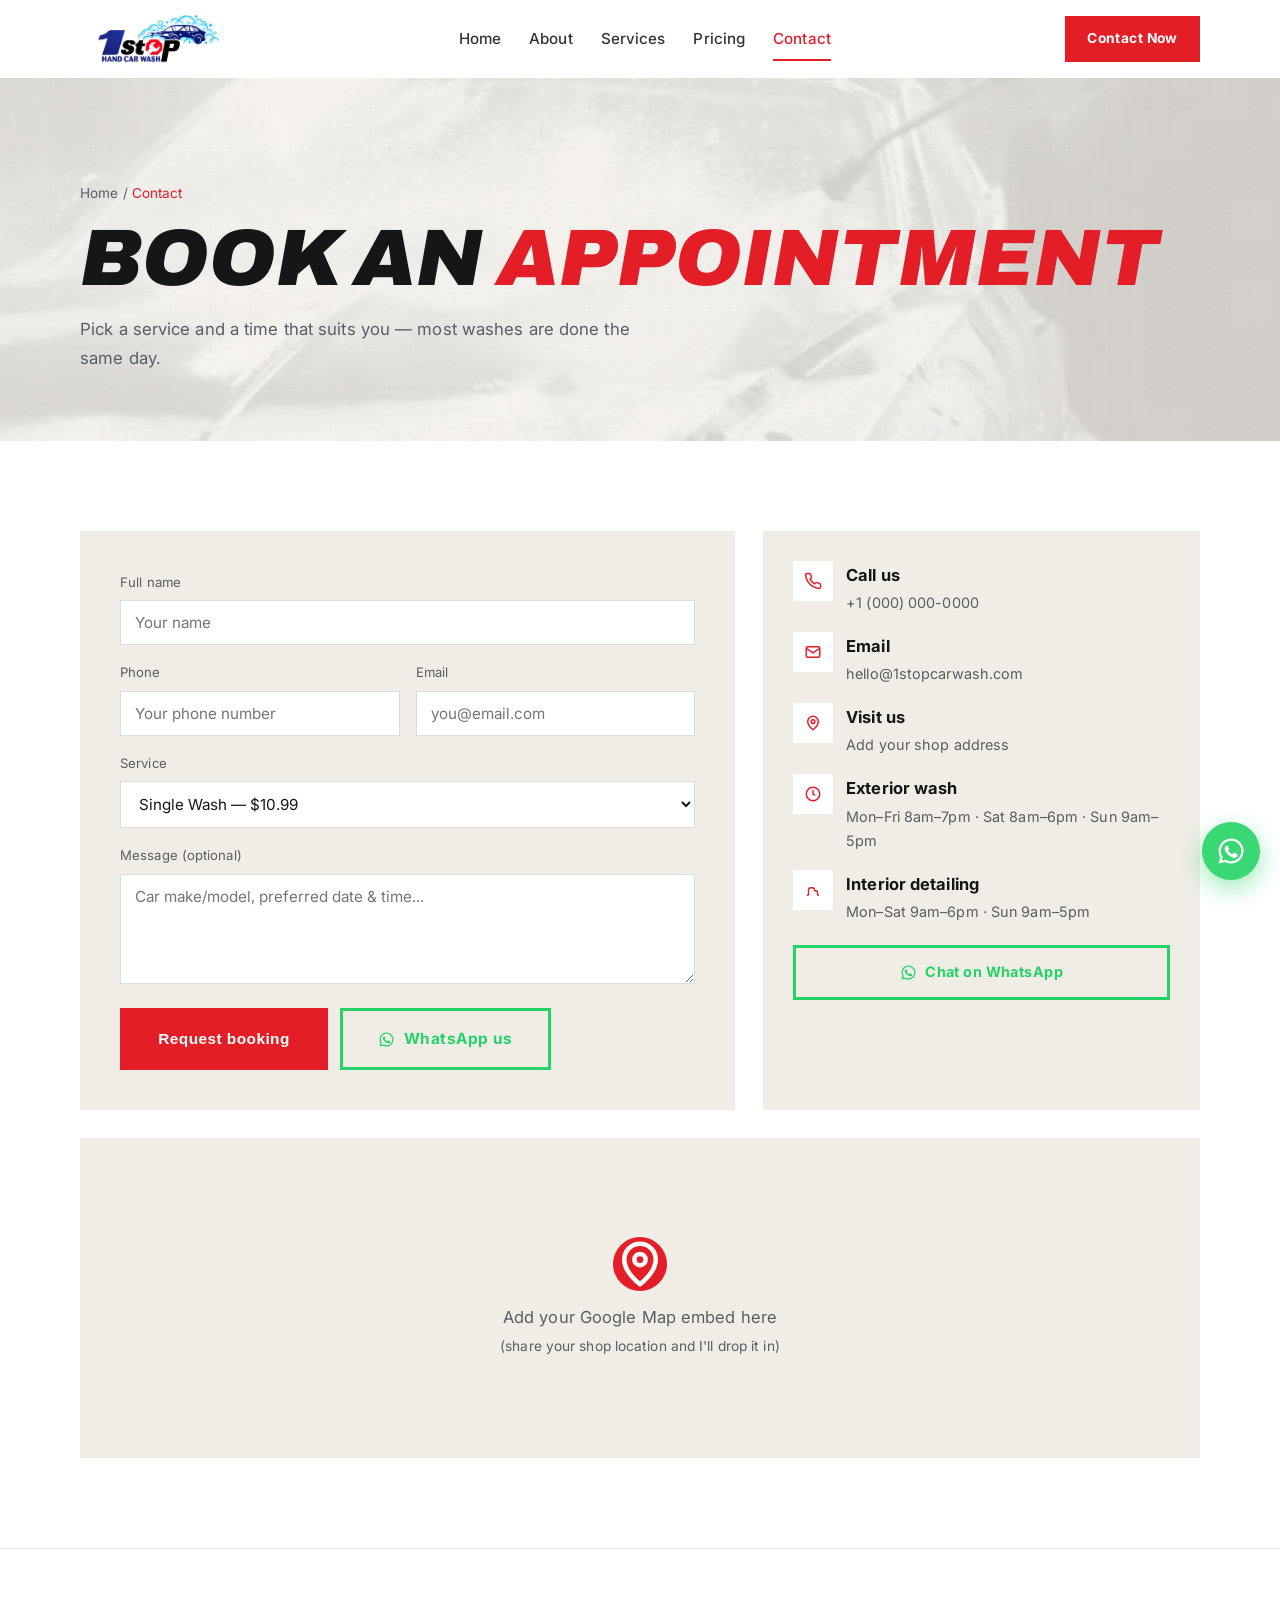
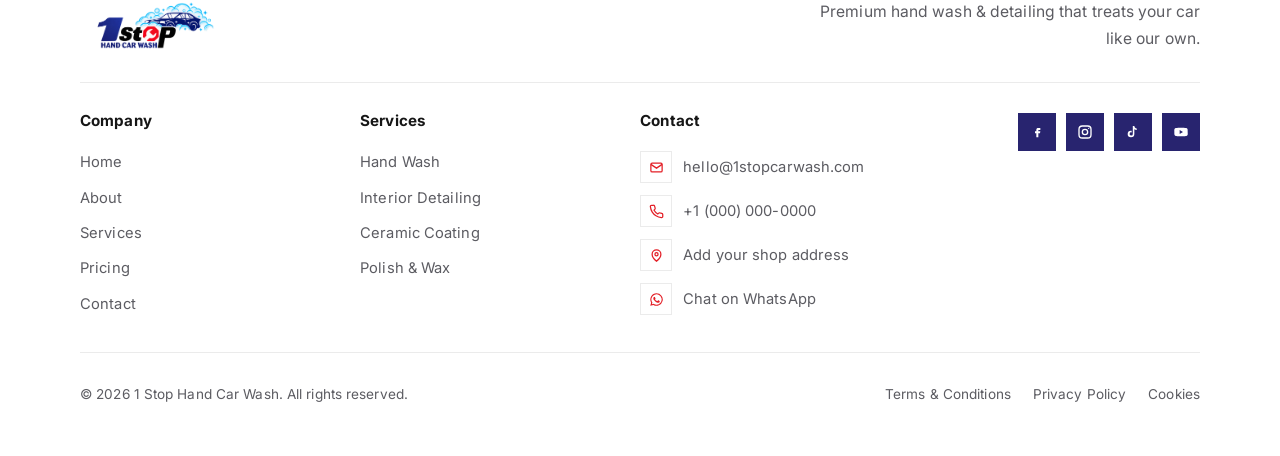
<file: contact.html>
<!DOCTYPE html><html lang="en"><head><meta charset="UTF-8">
<meta name="viewport" content="width=device-width, initial-scale=1, viewport-fit=cover">
<meta http-equiv="Cache-Control" content="no-cache, no-store, must-revalidate"><meta http-equiv="Pragma" content="no-cache"><meta http-equiv="Expires" content="0">
<title>Contact — 1 Stop Hand Car Wash</title>
<link rel="preconnect" href="https://fonts.googleapis.com"><link rel="preconnect" href="https://fonts.gstatic.com" crossorigin>
<link href="https://fonts.googleapis.com/css2?family=Archivo:ital,wght@0,600;0,700;0,800;0,900;1,800;1,900&family=Inter:wght@400;500;600;700&display=swap" rel="stylesheet"><link rel="stylesheet" href="assets/style.css"></head><body><header class="nav" id="nav"><div class="wrap">
<a class="brandlogo" href="index.html" aria-label="Home"><img src="[data-uri]" alt="1 Stop Hand Car Wash"></a>
<nav class="nav-links" id="navLinks"><a href="index.html">Home</a><a href="about.html">About</a><a href="services.html">Services</a><a href="pricing.html">Pricing</a><a href="contact.html" class="active">Contact</a></nav>
<div class="nav-right"><a class="btn btn-primary nav-cta" href="contact.html">Contact Now</a>
<button class="hamburger" id="hamburger" aria-label="Menu"><span></span><span></span><span></span></button></div>
</div></header><main>
<div class="phero"><div class="photo bg-foam"></div><div class="tex"></div><div class="wrap">
<div class="crumb reveal">Home / <span class="accent">Contact</span></div><h1 class="reveal">Book an <span class="accent">appointment</span></h1><p class="reveal d1">Pick a service and a time that suits you — most washes are done the same day.</p></div></div>
<div class="section"><div class="wrap"><div class="contact-grid">
  <div class="form reveal">
    <div class="form-ok" id="formOk">Thanks — your request has been noted. We'll call you shortly to confirm your booking.</div>
    <div class="field"><label for="f-name">Full name</label><input id="f-name" type="text" placeholder="Your name"></div>
    <div class="pair"><div class="field"><label for="f-phone">Phone</label><input id="f-phone" type="tel" placeholder="Your phone number"></div>
      <div class="field"><label for="f-email">Email</label><input id="f-email" type="email" placeholder="you@email.com"></div></div>
    <div class="field"><label for="f-svc">Service</label><select id="f-svc"><option>Single Wash — $10.99</option><option>Advanced Shine — $39.99/mo</option><option>Ultimate Touchless — $49.99/mo</option><option>Interior Detailing — $45</option><option>Ceramic Coating</option><option>Polish &amp; Wax — $60</option></select></div>
    <div class="field"><label for="f-msg">Message (optional)</label><textarea id="f-msg" placeholder="Car make/model, preferred date &amp; time..."></textarea></div>
    <div style="display:flex;gap:12px;flex-wrap:wrap"><button class="btn btn-primary btn-lg" id="formBtn">Request booking</button><a class="btn btn-wa btn-lg" data-wa><svg viewBox="0 0 24 24" fill="currentColor"><path d="M12 2a10 10 0 00-8.6 15L2 22l5.1-1.3A10 10 0 1012 2zm0 18.2c-1.5 0-2.9-.4-4.1-1.1l-.3-.2-3 .8.8-2.9-.2-.3A8.2 8.2 0 1112 20.2zm4.6-6.1c-.2-.1-1.5-.7-1.7-.8-.2-.1-.4-.1-.6.1-.2.3-.6.8-.8 1-.1.1-.3.2-.5.1-1.4-.7-2.3-1.2-3.2-2.7-.2-.4.2-.4.6-1.2.1-.1 0-.3 0-.4 0-.1-.6-1.5-.8-2-.2-.5-.4-.4-.6-.4h-.5c-.2 0-.4.1-.7.3-.2.3-.9.9-.9 2.1s.9 2.5 1.1 2.6c.1.2 1.8 2.8 4.4 3.9 1.6.7 2.2.8 3 .6.5-.1 1.5-.6 1.7-1.2.2-.6.2-1.1.1-1.2 0-.1-.2-.2-.5-.3z"/></svg>WhatsApp us</a></div>
  </div>
  <div class="info-card reveal d1">
    <a class="info-item" data-bind="phone"><span class="ic"><svg viewBox="0 0 24 24" fill="none" stroke="currentColor" stroke-width="2"><path d="M22 16.9v3a2 2 0 01-2.2 2 19.8 19.8 0 01-8.6-3 19.5 19.5 0 01-6-6 19.8 19.8 0 01-3-8.6A2 2 0 014.1 2h3a2 2 0 012 1.7c.1 1 .4 1.9.7 2.8a2 2 0 01-.5 2.1L8.1 9.9a16 16 0 006 6l1.3-1.3a2 2 0 012.1-.4c.9.3 1.8.6 2.8.7a2 2 0 011.7 2z"/></svg></span><div><b>Call us</b><span></span></div></a>
    <a class="info-item" data-bind="email"><span class="ic"><svg viewBox="0 0 24 24" fill="none" stroke="currentColor" stroke-width="2"><rect x="3" y="5" width="18" height="14" rx="2"/><path d="M3 7l9 6 9-6"/></svg></span><div><b>Email</b><span></span></div></a>
    <div class="info-item"><span class="ic"><svg viewBox="0 0 24 24" fill="none" stroke="currentColor" stroke-width="2"><path d="M12 21s-7-5.2-7-11a7 7 0 1114 0c0 5.8-7 11-7 11z"/><circle cx="12" cy="10" r="2.5"/></svg></span><div><b>Visit us</b><span data-bind="address"></span></div></div>
    <div class="info-item"><span class="ic"><svg viewBox="0 0 24 24" fill="none" stroke="currentColor" stroke-width="2"><circle cx="12" cy="12" r="9"/><path d="M12 7v5l3 2"/></svg></span><div><b>Exterior wash</b><span data-bind="hoursExt"></span></div></div>
    <div class="info-item"><span class="ic"><svg viewBox="0 0 24 24" fill="none" stroke="currentColor" stroke-width="1.8"><path d="M6 19v-7a3 3 0 013-3h2a3 3 0 013 3v1h2a2 2 0 012 2v4"/><path d="M6 19H4M18 19h2"/></svg></span><div><b>Interior detailing</b><span data-bind="hoursInt"></span></div></div>
    <a class="btn btn-wa" data-wa style="margin-top:4px"><svg viewBox="0 0 24 24" fill="currentColor"><path d="M12 2a10 10 0 00-8.6 15L2 22l5.1-1.3A10 10 0 1012 2zm0 18.2c-1.5 0-2.9-.4-4.1-1.1l-.3-.2-3 .8.8-2.9-.2-.3A8.2 8.2 0 1112 20.2zm4.6-6.1c-.2-.1-1.5-.7-1.7-.8-.2-.1-.4-.1-.6.1-.2.3-.6.8-.8 1-.1.1-.3.2-.5.1-1.4-.7-2.3-1.2-3.2-2.7-.2-.4.2-.4.6-1.2.1-.1 0-.3 0-.4 0-.1-.6-1.5-.8-2-.2-.5-.4-.4-.6-.4h-.5c-.2 0-.4.1-.7.3-.2.3-.9.9-.9 2.1s.9 2.5 1.1 2.6c.1.2 1.8 2.8 4.4 3.9 1.6.7 2.2.8 3 .6.5-.1 1.5-.6 1.7-1.2.2-.6.2-1.1.1-1.2 0-.1-.2-.2-.5-.3z"/></svg>Chat on WhatsApp</a>
  </div>
</div>
<div class="mapbox reveal"><div><div class="ic"><svg viewBox="0 0 24 24" fill="none" stroke="currentColor" stroke-width="2"><path d="M12 21s-7-5.2-7-11a7 7 0 1114 0c0 5.8-7 11-7 11z"/><circle cx="12" cy="10" r="2.5"/></svg></div>Add your Google Map embed here<br><small>(share your shop location and I'll drop it in)</small></div></div>
</div></div>
</main><footer class="footer"><div class="wrap">
<div class="f-top">
  <a class="brandlogo" href="index.html"><img src="[data-uri]" alt="1 Stop Hand Car Wash"></a>
  <div class="tag" data-bind="tagline"></div>
</div>
<div class="f-div"></div>
<div class="f-mid">
  <div class="f-col"><h4>Company</h4><a class="fl" href="index.html">Home</a><a class="fl" href="about.html">About</a><a class="fl" href="services.html">Services</a><a class="fl" href="pricing.html">Pricing</a><a class="fl" href="contact.html">Contact</a></div>
  <div class="f-col"><h4>Services</h4><a class="fl" href="services.html">Hand Wash</a><a class="fl" href="services.html">Interior Detailing</a><a class="fl" href="services.html">Ceramic Coating</a><a class="fl" href="services.html">Polish & Wax</a></div>
  <div class="f-col f-contact"><h4>Contact</h4>
    <a class="ci" data-bind="email"><span class="ic"><svg viewBox="0 0 24 24" fill="none" stroke="currentColor" stroke-width="2"><rect x="3" y="5" width="18" height="14" rx="2"/><path d="M3 7l9 6 9-6"/></svg></span><span></span></a>
    <a class="ci" data-bind="phone"><span class="ic"><svg viewBox="0 0 24 24" fill="none" stroke="currentColor" stroke-width="2"><path d="M22 16.9v3a2 2 0 01-2.2 2 19.8 19.8 0 01-8.6-3 19.5 19.5 0 01-6-6 19.8 19.8 0 01-3-8.6A2 2 0 014.1 2h3a2 2 0 012 1.7c.1 1 .4 1.9.7 2.8a2 2 0 01-.5 2.1L8.1 9.9a16 16 0 006 6l1.3-1.3a2 2 0 012.1-.4c.9.3 1.8.6 2.8.7a2 2 0 011.7 2z"/></svg></span><span></span></a>
    <div class="ci"><span class="ic"><svg viewBox="0 0 24 24" fill="none" stroke="currentColor" stroke-width="2"><path d="M12 21s-7-5.2-7-11a7 7 0 1114 0c0 5.8-7 11-7 11z"/><circle cx="12" cy="10" r="2.5"/></svg></span><span data-bind="address"></span></div>
    <a class="ci" data-wa><span class="ic"><svg viewBox="0 0 24 24" fill="currentColor"><path d="M12 2a10 10 0 00-8.6 15L2 22l5.1-1.3A10 10 0 1012 2zm0 18.2c-1.5 0-2.9-.4-4.1-1.1l-.3-.2-3 .8.8-2.9-.2-.3A8.2 8.2 0 1112 20.2zm4.6-6.1c-.2-.1-1.5-.7-1.7-.8-.2-.1-.4-.1-.6.1-.2.3-.6.8-.8 1-.1.1-.3.2-.5.1-1.4-.7-2.3-1.2-3.2-2.7-.2-.4.2-.4.6-1.2.1-.1 0-.3 0-.4 0-.1-.6-1.5-.8-2-.2-.5-.4-.4-.6-.4h-.5c-.2 0-.4.1-.7.3-.2.3-.9.9-.9 2.1s.9 2.5 1.1 2.6c.1.2 1.8 2.8 4.4 3.9 1.6.7 2.2.8 3 .6.5-.1 1.5-.6 1.7-1.2.2-.6.2-1.1.1-1.2 0-.1-.2-.2-.5-.3z"/></svg></span><span>Chat on WhatsApp</span></a>
  </div>
  <div class="f-right"><div class="f-social">
    <a data-social="facebook" aria-label="Facebook"><svg viewBox="0 0 24 24" fill="currentColor"><path d="M14 9h3V6h-3c-2 0-3 1-3 3v2H9v3h2v6h3v-6h2.5l.5-3H14V9z"/></svg></a><a data-social="instagram" aria-label="Instagram"><svg viewBox="0 0 24 24" fill="none" stroke="currentColor" stroke-width="2"><rect x="3" y="3" width="18" height="18" rx="5"/><circle cx="12" cy="12" r="4"/><circle cx="17.5" cy="6.5" r="1" fill="currentColor" stroke="none"/></svg></a>
    <a data-social="tiktok" aria-label="TikTok"><svg viewBox="0 0 24 24" fill="currentColor"><path d="M14 3c.3 2 1.6 3.4 3.6 3.6V9c-1.3 0-2.6-.4-3.6-1.1V15a5 5 0 11-5-5c.3 0 .7 0 1 .1v2.6a2.4 2.4 0 101.7 2.3V3H14z"/></svg></a><a data-social="youtube" aria-label="YouTube"><svg viewBox="0 0 24 24" fill="currentColor"><path d="M22 8.2a3 3 0 00-2.1-2.1C18 5.6 12 5.6 12 5.6s-6 0-7.9.5A3 3 0 002 8.2 31 31 0 002 12a31 31 0 00.1 3.8 3 3 0 002.1 2.1c1.9.5 7.9.5 7.9.5s6 0 7.9-.5a3 3 0 002.1-2.1A31 31 0 0022 12a31 31 0 00-.1-3.8zM10 15V9l5 3z"/></svg></a>
  </div></div>
</div>
<div class="f-div"></div>
<div class="f-bottom"><div data-bind="copyright">© 2026 1 Stop Hand Car Wash. All rights reserved.</div>
<div class="f-legal"><a href="#">Terms &amp; Conditions</a><a href="#">Privacy Policy</a><a href="#">Cookies</a></div></div>
</div></footer>
<a class="wa-float" data-wa aria-label="Chat on WhatsApp"><svg viewBox="0 0 24 24" fill="currentColor"><path d="M12 2a10 10 0 00-8.6 15L2 22l5.1-1.3A10 10 0 1012 2zm0 18.2c-1.5 0-2.9-.4-4.1-1.1l-.3-.2-3 .8.8-2.9-.2-.3A8.2 8.2 0 1112 20.2zm4.6-6.1c-.2-.1-1.5-.7-1.7-.8-.2-.1-.4-.1-.6.1-.2.3-.6.8-.8 1-.1.1-.3.2-.5.1-1.4-.7-2.3-1.2-3.2-2.7-.2-.4.2-.4.6-1.2.1-.1 0-.3 0-.4 0-.1-.6-1.5-.8-2-.2-.5-.4-.4-.6-.4h-.5c-.2 0-.4.1-.7.3-.2.3-.9.9-.9 2.1s.9 2.5 1.1 2.6c.1.2 1.8 2.8 4.4 3.9 1.6.7 2.2.8 3 .6.5-.1 1.5-.6 1.7-1.2.2-.6.2-1.1.1-1.2 0-.1-.2-.2-.5-.3z"/></svg></a><script>window.__MODE="file";</script><script src="assets/content.js"></script><script src="assets/app.js"></script></body></html>
</file>
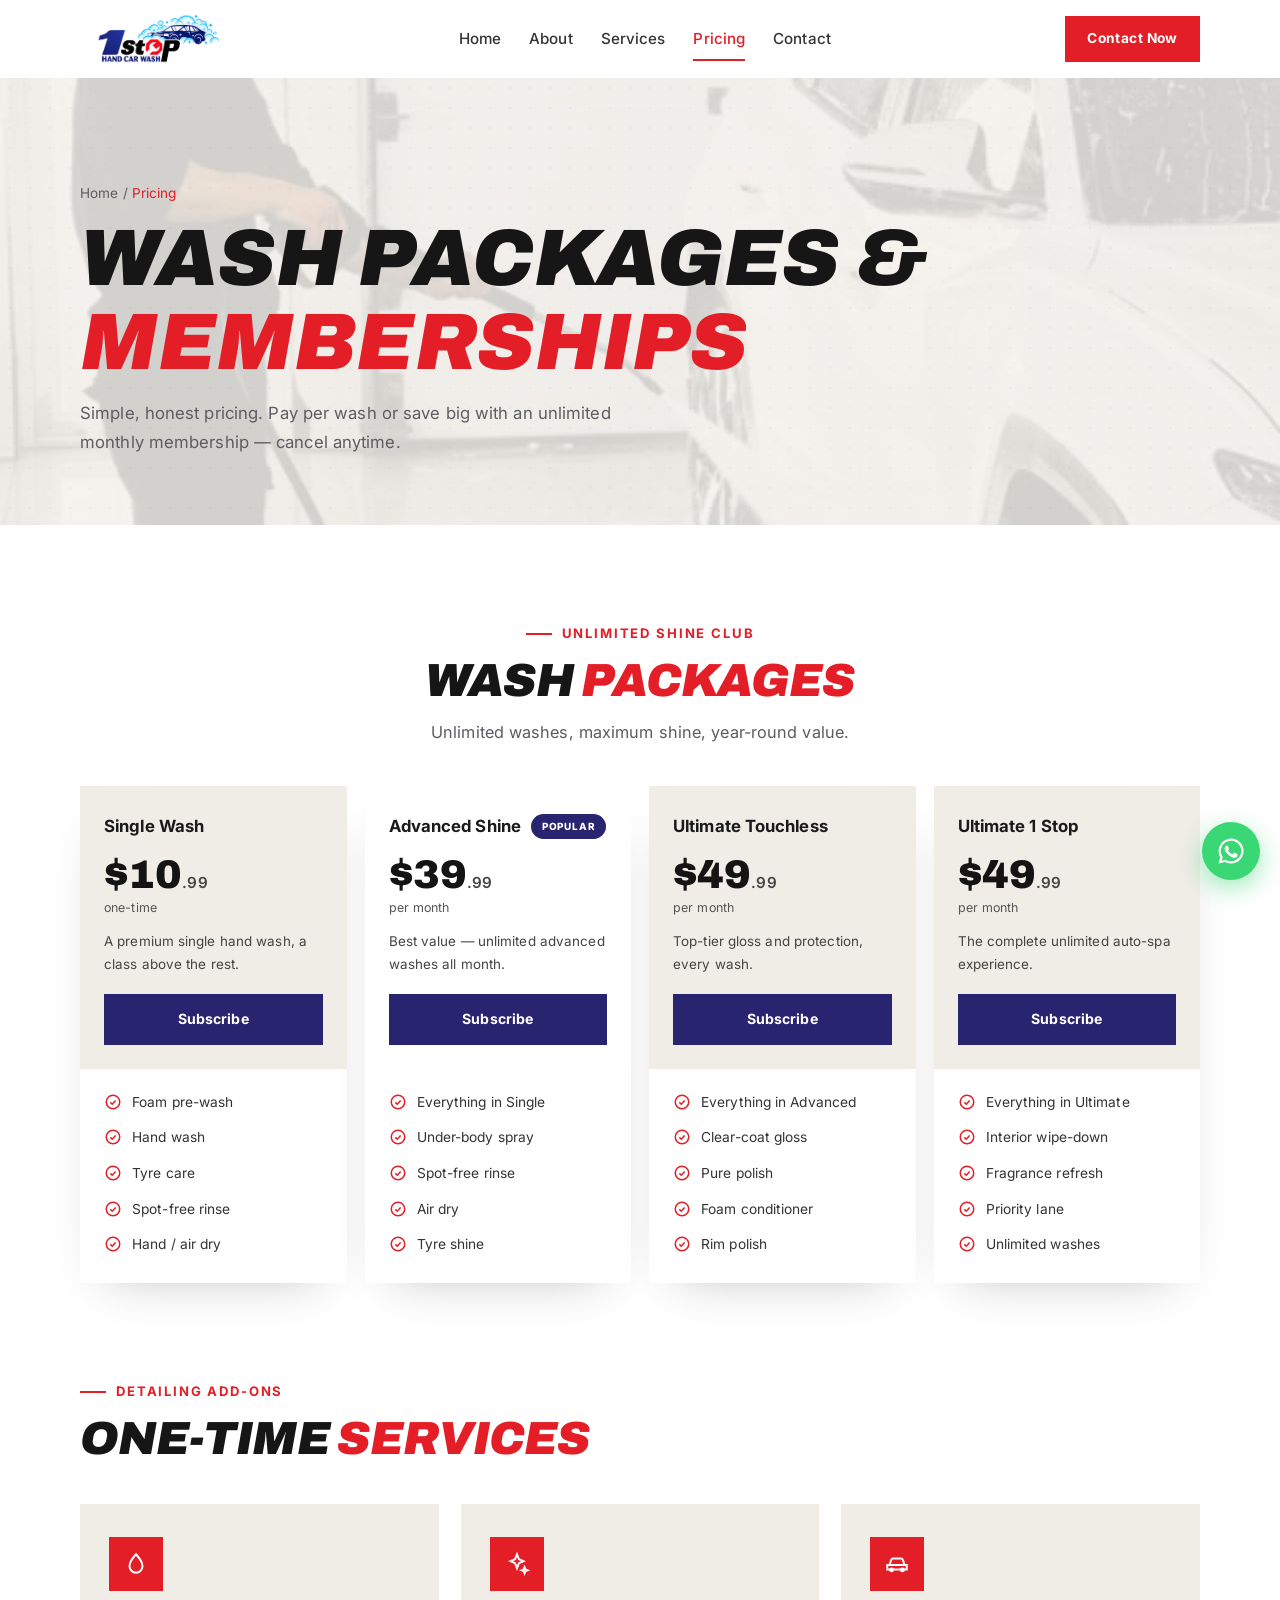
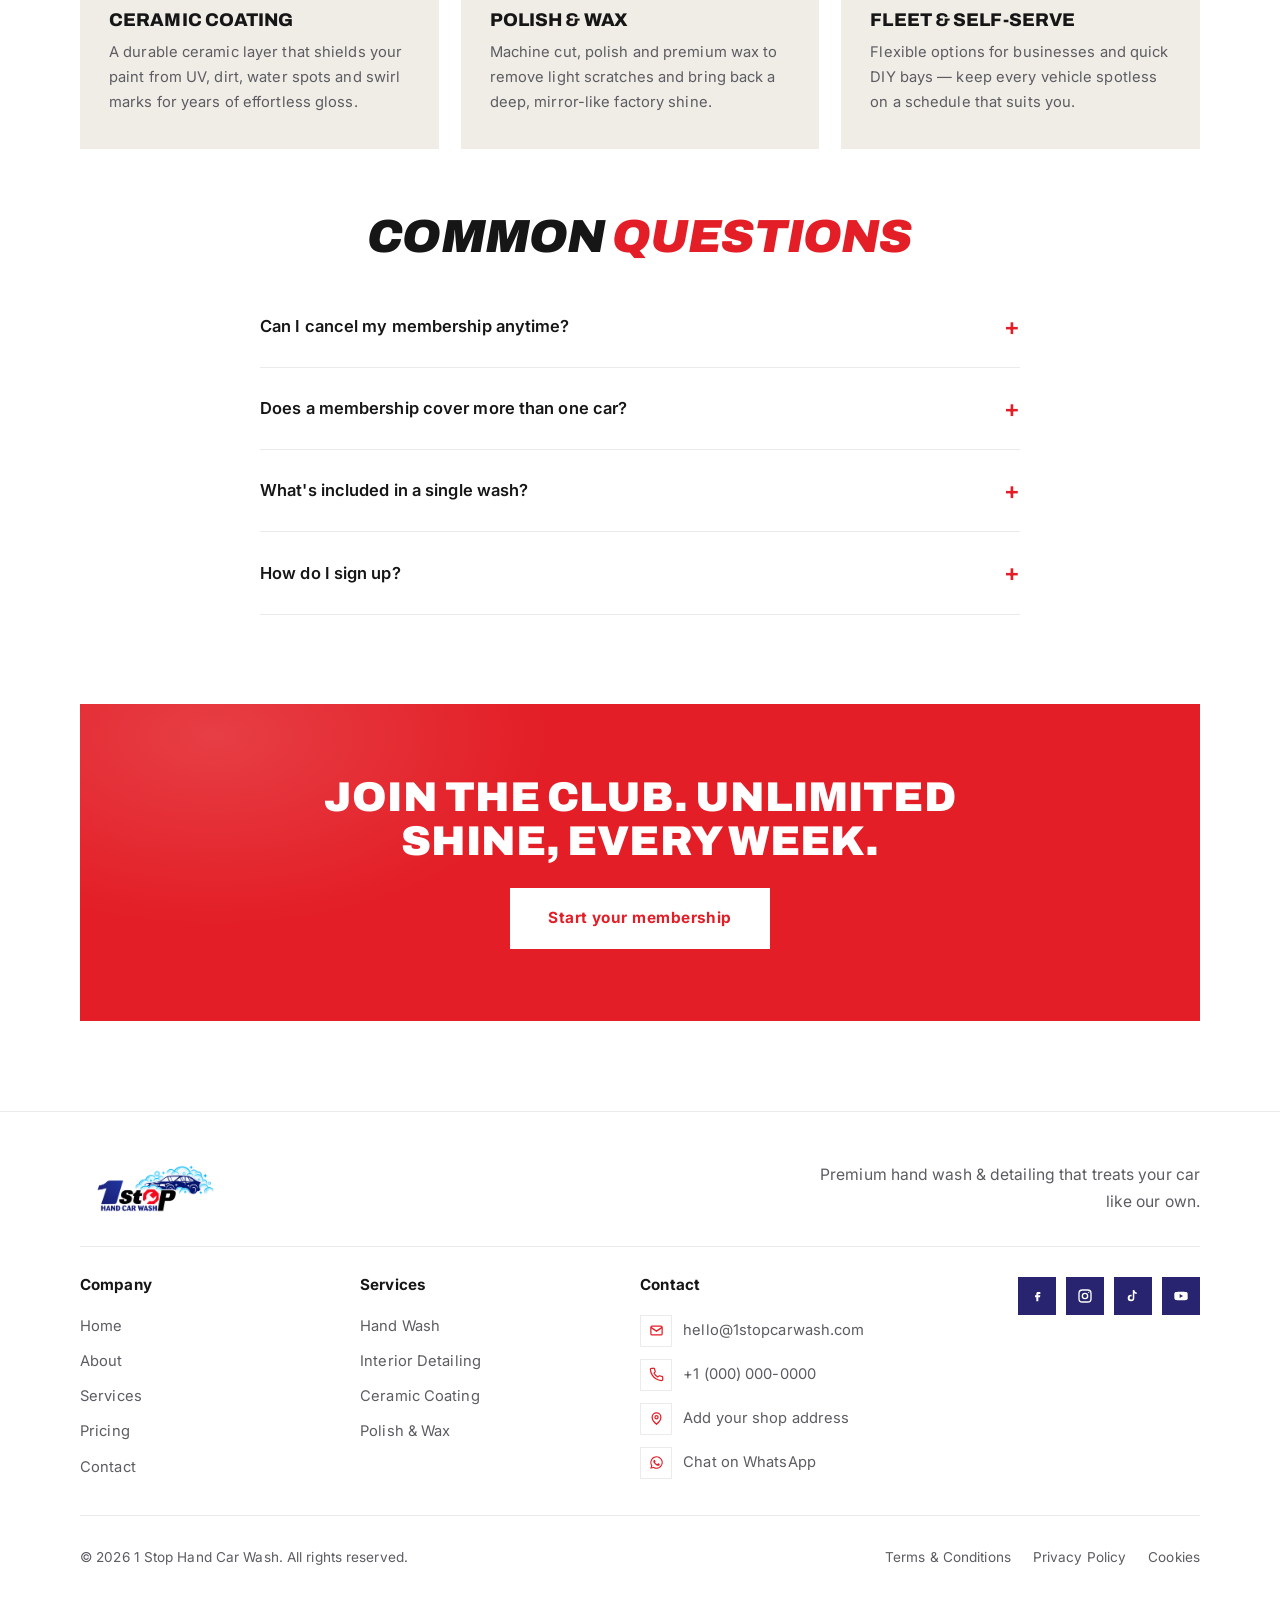
<file: pricing.html>
<!DOCTYPE html><html lang="en"><head><meta charset="UTF-8">
<meta name="viewport" content="width=device-width, initial-scale=1, viewport-fit=cover">
<meta http-equiv="Cache-Control" content="no-cache, no-store, must-revalidate"><meta http-equiv="Pragma" content="no-cache"><meta http-equiv="Expires" content="0">
<title>Wash Packages & Pricing — 1 Stop Hand Car Wash</title>
<link rel="preconnect" href="https://fonts.googleapis.com"><link rel="preconnect" href="https://fonts.gstatic.com" crossorigin>
<link href="https://fonts.googleapis.com/css2?family=Archivo:ital,wght@0,600;0,700;0,800;0,900;1,800;1,900&family=Inter:wght@400;500;600;700&display=swap" rel="stylesheet"><link rel="stylesheet" href="assets/style.css"></head><body><header class="nav" id="nav"><div class="wrap">
<a class="brandlogo" href="index.html" aria-label="Home"><img src="[data-uri]" alt="1 Stop Hand Car Wash"></a>
<nav class="nav-links" id="navLinks"><a href="index.html">Home</a><a href="about.html">About</a><a href="services.html">Services</a><a href="pricing.html" class="active">Pricing</a><a href="contact.html">Contact</a></nav>
<div class="nav-right"><a class="btn btn-primary nav-cta" href="contact.html">Contact Now</a>
<button class="hamburger" id="hamburger" aria-label="Menu"><span></span><span></span><span></span></button></div>
</div></header><main>
<div class="phero"><div class="photo bg-suv"></div><div class="tex"></div><div class="wrap">
<div class="crumb reveal">Home / <span class="accent">Pricing</span></div><h1 class="reveal">Wash packages &amp; <span class="accent">memberships</span></h1><p class="reveal d1">Simple, honest pricing. Pay per wash or save big with an unlimited monthly membership — cancel anytime.</p></div></div>
<div class="section"><div class="wrap">
  <div class="sec-head center reveal"><span class="eyebrow">Unlimited shine club</span><h2 class="display">Wash <span class="accent">packages</span></h2><p>Unlimited washes, maximum shine, year-round value.</p></div>
  <div class="pcards" data-render="packages"></div>
</div></div>
<div class="section" style="padding-top:0"><div class="wrap">
  <div class="sec-head reveal"><span class="eyebrow">Detailing add-ons</span><h2 class="display">One-time <span class="accent">services</span></h2></div>
  <div class="icards" data-render="services" data-variant="cards" data-slice="2,5"></div>
  <div class="sec-head center reveal" style="margin:64px auto 24px"><h2 class="display">Common <span class="accent">questions</span></h2></div>
  <div class="faq">
    <div class="faq-item"><div class="faq-q">Can I cancel my membership anytime?<span class="pm">+</span></div><div class="faq-a"><p>Yes — all memberships are month-to-month with no lock-in contract. Cancel whenever you like.</p></div></div>
    <div class="faq-item"><div class="faq-q">Does a membership cover more than one car?<span class="pm">+</span></div><div class="faq-a"><p>Each plan covers one vehicle. Ask us about a family discount for a second car.</p></div></div>
    <div class="faq-item"><div class="faq-q">What's included in a single wash?<span class="pm">+</span></div><div class="faq-a"><p>Foam pre-wash, hand wash, tyre care, spot-free rinse and a hand or air dry — a class above a regular wash.</p></div></div>
    <div class="faq-item"><div class="faq-q">How do I sign up?<span class="pm">+</span></div><div class="faq-a"><p>Choose a plan and get in touch — we'll set everything up on your first visit.</p></div></div>
  </div>
</div></div>
<div class="section" style="padding-top:0"><div class="wrap"><div class="cta-band reveal"><h2>Join the club. Unlimited shine, every week.</h2><div class="acts"><a class="btn btn-primary btn-lg" href="contact.html">Start your membership</a></div></div></div></div>
</main><footer class="footer"><div class="wrap">
<div class="f-top">
  <a class="brandlogo" href="index.html"><img src="[data-uri]" alt="1 Stop Hand Car Wash"></a>
  <div class="tag" data-bind="tagline"></div>
</div>
<div class="f-div"></div>
<div class="f-mid">
  <div class="f-col"><h4>Company</h4><a class="fl" href="index.html">Home</a><a class="fl" href="about.html">About</a><a class="fl" href="services.html">Services</a><a class="fl" href="pricing.html">Pricing</a><a class="fl" href="contact.html">Contact</a></div>
  <div class="f-col"><h4>Services</h4><a class="fl" href="services.html">Hand Wash</a><a class="fl" href="services.html">Interior Detailing</a><a class="fl" href="services.html">Ceramic Coating</a><a class="fl" href="services.html">Polish & Wax</a></div>
  <div class="f-col f-contact"><h4>Contact</h4>
    <a class="ci" data-bind="email"><span class="ic"><svg viewBox="0 0 24 24" fill="none" stroke="currentColor" stroke-width="2"><rect x="3" y="5" width="18" height="14" rx="2"/><path d="M3 7l9 6 9-6"/></svg></span><span></span></a>
    <a class="ci" data-bind="phone"><span class="ic"><svg viewBox="0 0 24 24" fill="none" stroke="currentColor" stroke-width="2"><path d="M22 16.9v3a2 2 0 01-2.2 2 19.8 19.8 0 01-8.6-3 19.5 19.5 0 01-6-6 19.8 19.8 0 01-3-8.6A2 2 0 014.1 2h3a2 2 0 012 1.7c.1 1 .4 1.9.7 2.8a2 2 0 01-.5 2.1L8.1 9.9a16 16 0 006 6l1.3-1.3a2 2 0 012.1-.4c.9.3 1.8.6 2.8.7a2 2 0 011.7 2z"/></svg></span><span></span></a>
    <div class="ci"><span class="ic"><svg viewBox="0 0 24 24" fill="none" stroke="currentColor" stroke-width="2"><path d="M12 21s-7-5.2-7-11a7 7 0 1114 0c0 5.8-7 11-7 11z"/><circle cx="12" cy="10" r="2.5"/></svg></span><span data-bind="address"></span></div>
    <a class="ci" data-wa><span class="ic"><svg viewBox="0 0 24 24" fill="currentColor"><path d="M12 2a10 10 0 00-8.6 15L2 22l5.1-1.3A10 10 0 1012 2zm0 18.2c-1.5 0-2.9-.4-4.1-1.1l-.3-.2-3 .8.8-2.9-.2-.3A8.2 8.2 0 1112 20.2zm4.6-6.1c-.2-.1-1.5-.7-1.7-.8-.2-.1-.4-.1-.6.1-.2.3-.6.8-.8 1-.1.1-.3.2-.5.1-1.4-.7-2.3-1.2-3.2-2.7-.2-.4.2-.4.6-1.2.1-.1 0-.3 0-.4 0-.1-.6-1.5-.8-2-.2-.5-.4-.4-.6-.4h-.5c-.2 0-.4.1-.7.3-.2.3-.9.9-.9 2.1s.9 2.5 1.1 2.6c.1.2 1.8 2.8 4.4 3.9 1.6.7 2.2.8 3 .6.5-.1 1.5-.6 1.7-1.2.2-.6.2-1.1.1-1.2 0-.1-.2-.2-.5-.3z"/></svg></span><span>Chat on WhatsApp</span></a>
  </div>
  <div class="f-right"><div class="f-social">
    <a data-social="facebook" aria-label="Facebook"><svg viewBox="0 0 24 24" fill="currentColor"><path d="M14 9h3V6h-3c-2 0-3 1-3 3v2H9v3h2v6h3v-6h2.5l.5-3H14V9z"/></svg></a><a data-social="instagram" aria-label="Instagram"><svg viewBox="0 0 24 24" fill="none" stroke="currentColor" stroke-width="2"><rect x="3" y="3" width="18" height="18" rx="5"/><circle cx="12" cy="12" r="4"/><circle cx="17.5" cy="6.5" r="1" fill="currentColor" stroke="none"/></svg></a>
    <a data-social="tiktok" aria-label="TikTok"><svg viewBox="0 0 24 24" fill="currentColor"><path d="M14 3c.3 2 1.6 3.4 3.6 3.6V9c-1.3 0-2.6-.4-3.6-1.1V15a5 5 0 11-5-5c.3 0 .7 0 1 .1v2.6a2.4 2.4 0 101.7 2.3V3H14z"/></svg></a><a data-social="youtube" aria-label="YouTube"><svg viewBox="0 0 24 24" fill="currentColor"><path d="M22 8.2a3 3 0 00-2.1-2.1C18 5.6 12 5.6 12 5.6s-6 0-7.9.5A3 3 0 002 8.2 31 31 0 002 12a31 31 0 00.1 3.8 3 3 0 002.1 2.1c1.9.5 7.9.5 7.9.5s6 0 7.9-.5a3 3 0 002.1-2.1A31 31 0 0022 12a31 31 0 00-.1-3.8zM10 15V9l5 3z"/></svg></a>
  </div></div>
</div>
<div class="f-div"></div>
<div class="f-bottom"><div data-bind="copyright">© 2026 1 Stop Hand Car Wash. All rights reserved.</div>
<div class="f-legal"><a href="#">Terms &amp; Conditions</a><a href="#">Privacy Policy</a><a href="#">Cookies</a></div></div>
</div></footer>
<a class="wa-float" data-wa aria-label="Chat on WhatsApp"><svg viewBox="0 0 24 24" fill="currentColor"><path d="M12 2a10 10 0 00-8.6 15L2 22l5.1-1.3A10 10 0 1012 2zm0 18.2c-1.5 0-2.9-.4-4.1-1.1l-.3-.2-3 .8.8-2.9-.2-.3A8.2 8.2 0 1112 20.2zm4.6-6.1c-.2-.1-1.5-.7-1.7-.8-.2-.1-.4-.1-.6.1-.2.3-.6.8-.8 1-.1.1-.3.2-.5.1-1.4-.7-2.3-1.2-3.2-2.7-.2-.4.2-.4.6-1.2.1-.1 0-.3 0-.4 0-.1-.6-1.5-.8-2-.2-.5-.4-.4-.6-.4h-.5c-.2 0-.4.1-.7.3-.2.3-.9.9-.9 2.1s.9 2.5 1.1 2.6c.1.2 1.8 2.8 4.4 3.9 1.6.7 2.2.8 3 .6.5-.1 1.5-.6 1.7-1.2.2-.6.2-1.1.1-1.2 0-.1-.2-.2-.5-.3z"/></svg></a><script>window.__MODE="file";</script><script src="assets/content.js"></script><script src="assets/app.js"></script></body></html>
</file>
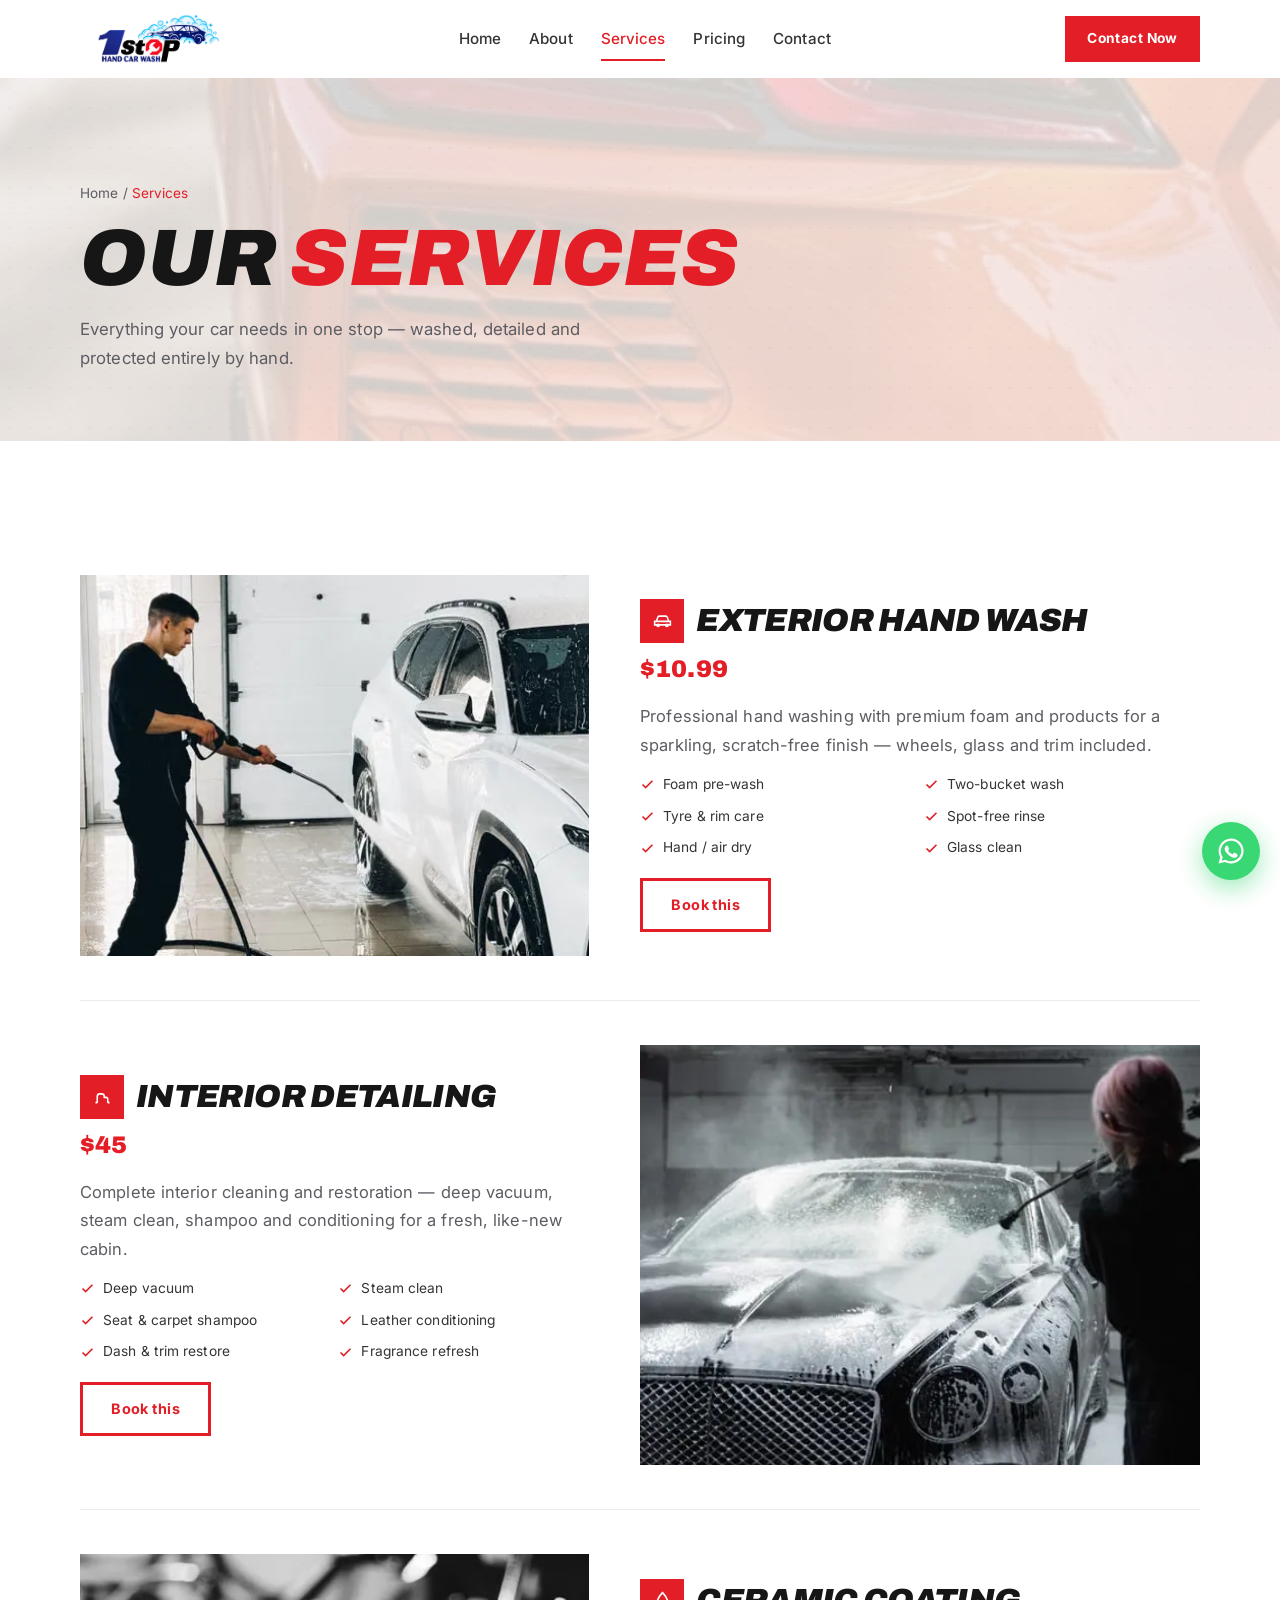
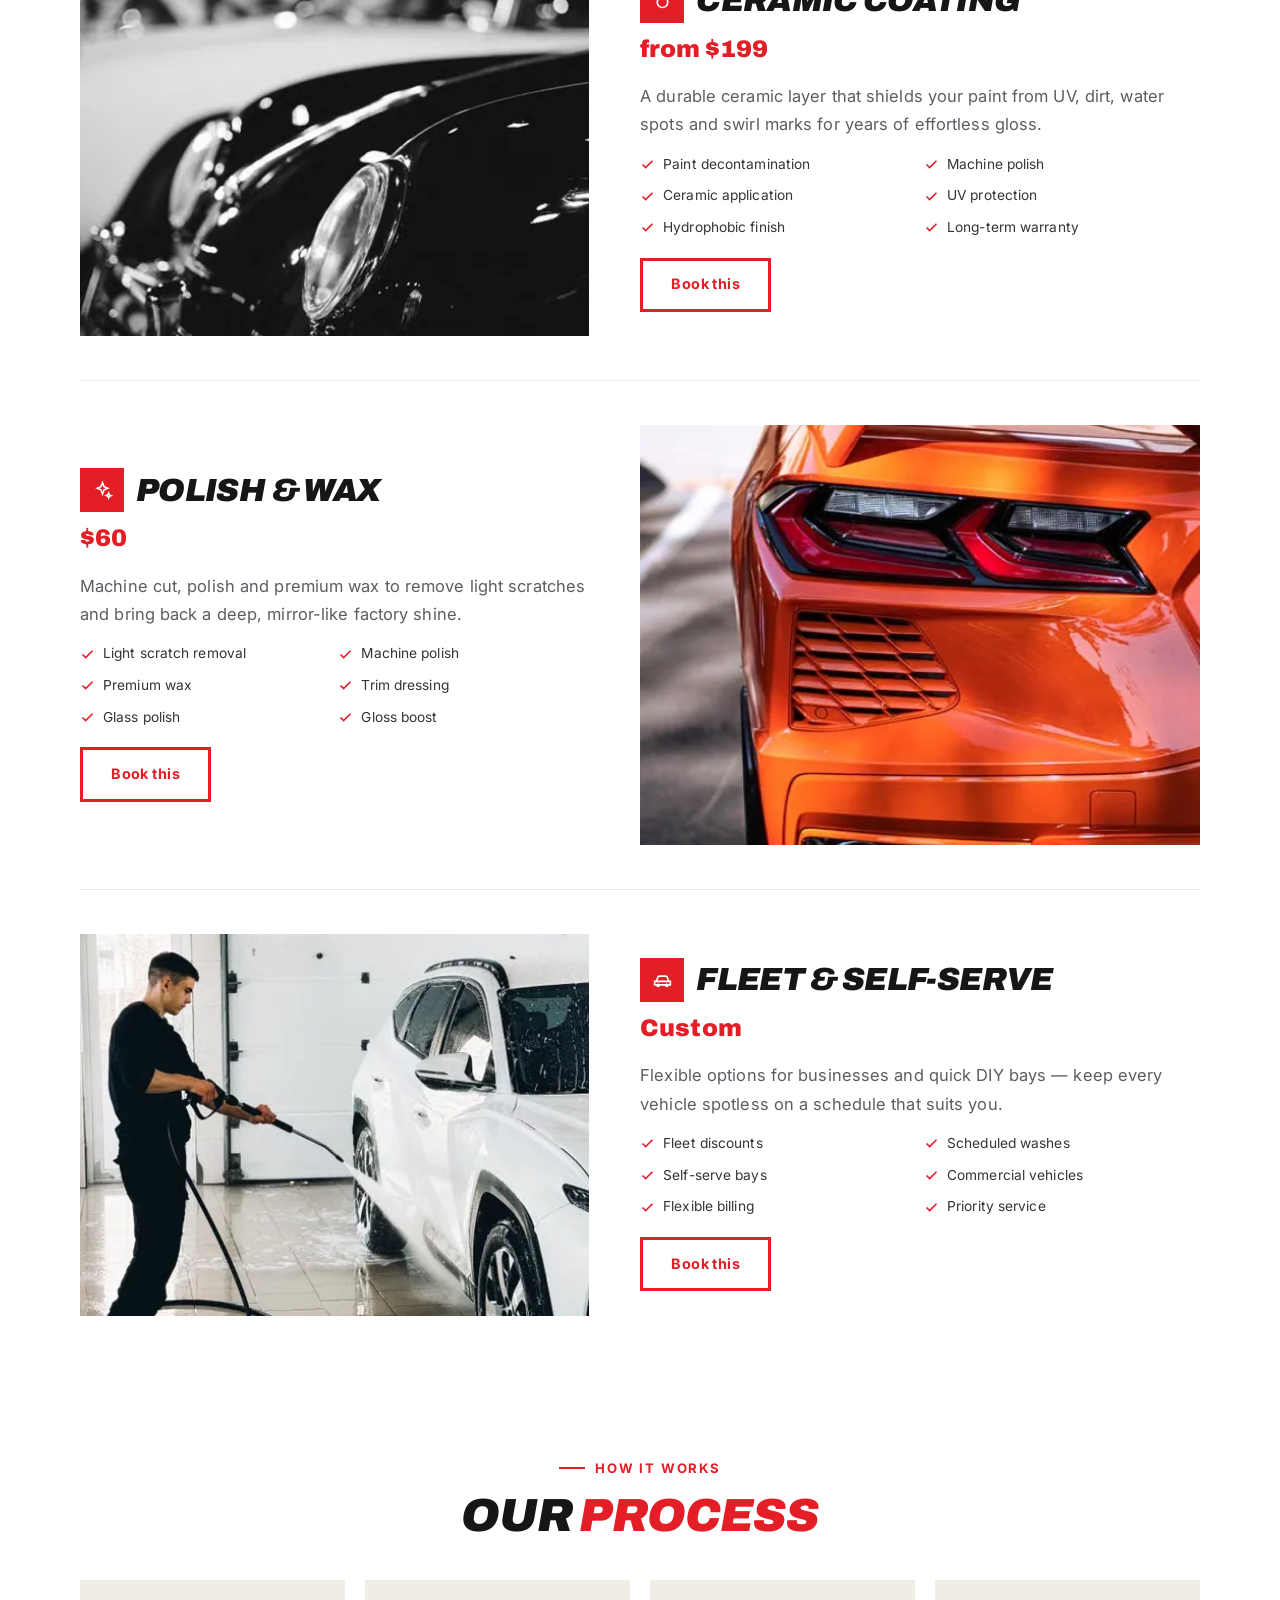
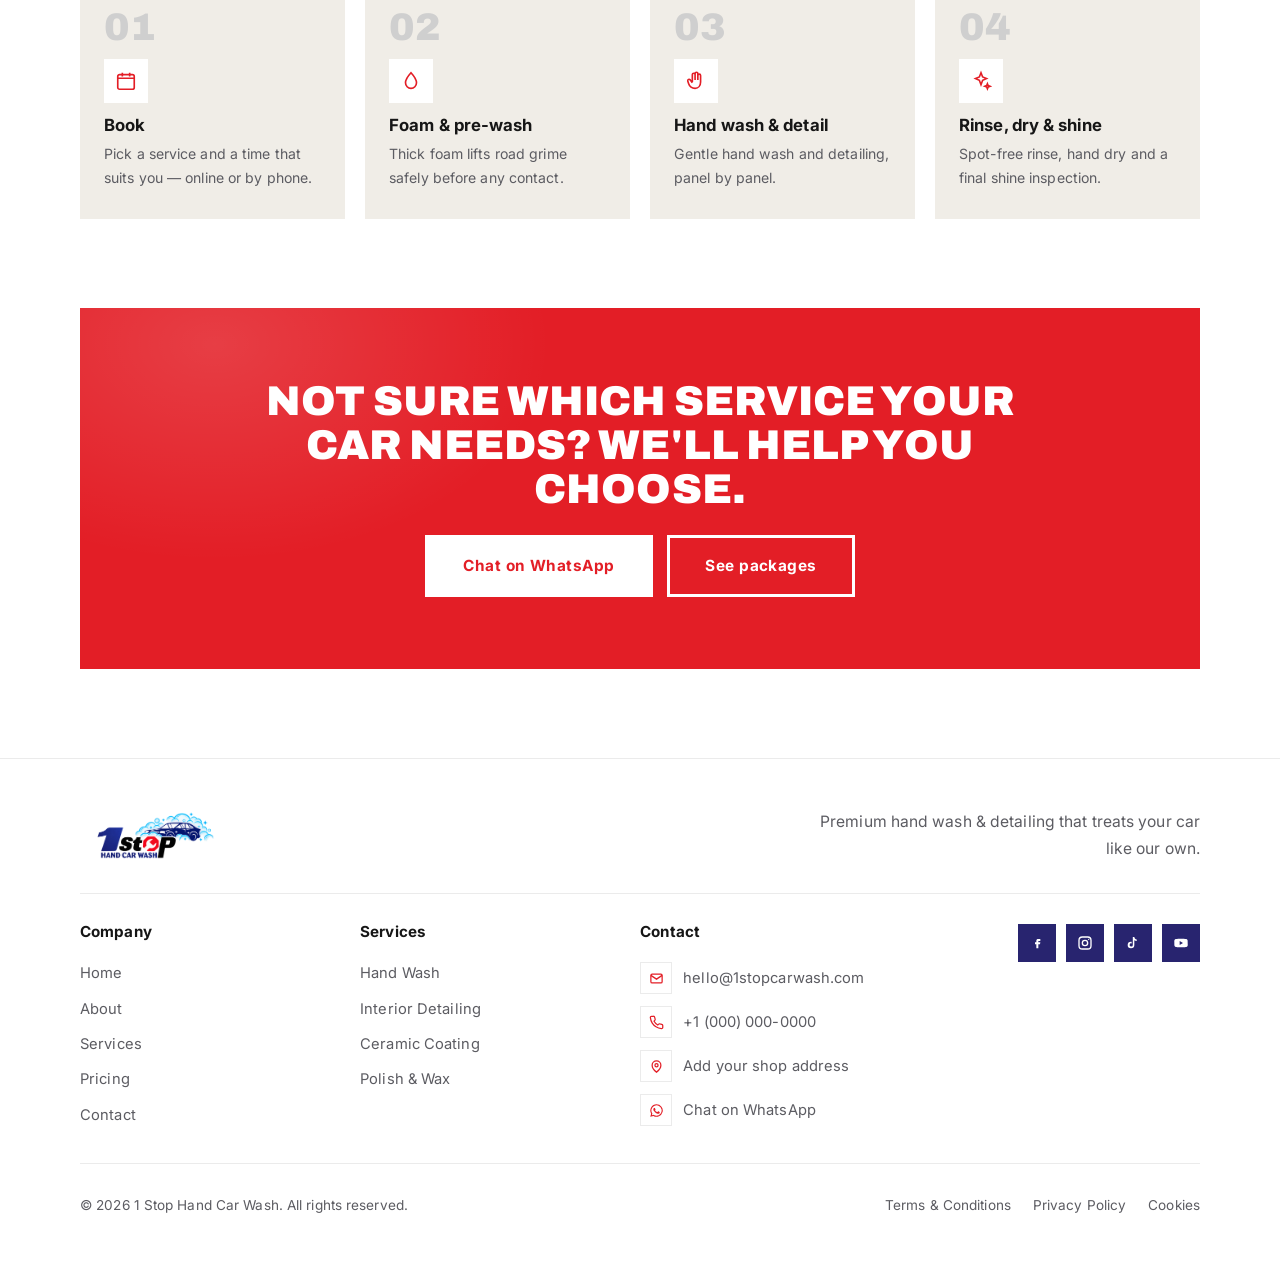
<file: services.html>
<!DOCTYPE html><html lang="en"><head><meta charset="UTF-8">
<meta name="viewport" content="width=device-width, initial-scale=1, viewport-fit=cover">
<meta http-equiv="Cache-Control" content="no-cache, no-store, must-revalidate"><meta http-equiv="Pragma" content="no-cache"><meta http-equiv="Expires" content="0">
<title>Services — 1 Stop Hand Car Wash</title>
<link rel="preconnect" href="https://fonts.googleapis.com"><link rel="preconnect" href="https://fonts.gstatic.com" crossorigin>
<link href="https://fonts.googleapis.com/css2?family=Archivo:ital,wght@0,600;0,700;0,800;0,900;1,800;1,900&family=Inter:wght@400;500;600;700&display=swap" rel="stylesheet"><link rel="stylesheet" href="assets/style.css"></head><body><header class="nav" id="nav"><div class="wrap">
<a class="brandlogo" href="index.html" aria-label="Home"><img src="[data-uri]" alt="1 Stop Hand Car Wash"></a>
<nav class="nav-links" id="navLinks"><a href="index.html">Home</a><a href="about.html">About</a><a href="services.html" class="active">Services</a><a href="pricing.html">Pricing</a><a href="contact.html">Contact</a></nav>
<div class="nav-right"><a class="btn btn-primary nav-cta" href="contact.html">Contact Now</a>
<button class="hamburger" id="hamburger" aria-label="Menu"><span></span><span></span><span></span></button></div>
</div></header><main>
<div class="phero"><div class="photo bg-rear"></div><div class="tex"></div><div class="wrap">
<div class="crumb reveal">Home / <span class="accent">Services</span></div><h1 class="reveal">Our <span class="accent">services</span></h1><p class="reveal d1">Everything your car needs in one stop — washed, detailed and protected entirely by hand.</p></div></div>
<div class="section"><div class="wrap"><div data-render="services" data-variant="rows"></div></div></div>
<div class="section" style="padding-top:0"><div class="wrap">
  <div class="sec-head center reveal"><span class="eyebrow">How it works</span><h2 class="display">Our <span class="accent">process</span></h2></div>
  <div class="steps">
  <div class="step reveal"><div class="no">01</div><div class="ic"><svg viewBox="0 0 24 24" fill="none" stroke="currentColor" stroke-width="1.8"><rect x="3" y="5" width="18" height="16" rx="2"/><path d="M3 9h18M8 3v4M16 3v4"/></svg></div><h3>Book</h3><p>Pick a service and a time that suits you — online or by phone.</p></div>
  <div class="step reveal d1"><div class="no">02</div><div class="ic"><svg viewBox="0 0 24 24" fill="none" stroke="currentColor" stroke-width="1.8"><path d="M12 3s6 6.5 6 11a6 6 0 01-12 0c0-4.5 6-11 6-11z"/></svg></div><h3>Foam &amp; pre-wash</h3><p>Thick foam lifts road grime safely before any contact.</p></div>
  <div class="step reveal d2"><div class="no">03</div><div class="ic"><svg viewBox="0 0 24 24" fill="none" stroke="currentColor" stroke-width="1.8"><path d="M8 13V5a1.5 1.5 0 013 0v6M11 11V4a1.5 1.5 0 013 0v7M14 11V6a1.5 1.5 0 013 0v7c0 4-2.5 7-6 7s-6-2-7-5l-1-3a1.5 1.5 0 012.6-1.3L8 14"/></svg></div><h3>Hand wash &amp; detail</h3><p>Gentle hand wash and detailing, panel by panel.</p></div>
  <div class="step reveal d3"><div class="no">04</div><div class="ic"><svg viewBox="0 0 24 24" fill="none" stroke="currentColor" stroke-width="1.8"><path d="M12 3l1.8 4.6L18 9.4l-4.2 1.8L12 16l-1.8-4.8L6 9.4l4.2-1.8z"/><path d="M19 15l.8 2 2 .8-2 .8-.8 2-.8-2-2-.8 2-.8z"/></svg></div><h3>Rinse, dry &amp; shine</h3><p>Spot-free rinse, hand dry and a final shine inspection.</p></div>
</div>
</div></div>
<div class="section" style="padding-top:0"><div class="wrap"><div class="cta-band reveal"><h2>Not sure which service your car needs? We'll help you choose.</h2><div class="acts"><a class="btn btn-primary btn-lg" href="contact.html">Chat on WhatsApp</a><a class="btn btn-lg" href="pricing.html">See packages</a></div></div></div></div>
</main><footer class="footer"><div class="wrap">
<div class="f-top">
  <a class="brandlogo" href="index.html"><img src="[data-uri]" alt="1 Stop Hand Car Wash"></a>
  <div class="tag" data-bind="tagline"></div>
</div>
<div class="f-div"></div>
<div class="f-mid">
  <div class="f-col"><h4>Company</h4><a class="fl" href="index.html">Home</a><a class="fl" href="about.html">About</a><a class="fl" href="services.html">Services</a><a class="fl" href="pricing.html">Pricing</a><a class="fl" href="contact.html">Contact</a></div>
  <div class="f-col"><h4>Services</h4><a class="fl" href="services.html">Hand Wash</a><a class="fl" href="services.html">Interior Detailing</a><a class="fl" href="services.html">Ceramic Coating</a><a class="fl" href="services.html">Polish & Wax</a></div>
  <div class="f-col f-contact"><h4>Contact</h4>
    <a class="ci" data-bind="email"><span class="ic"><svg viewBox="0 0 24 24" fill="none" stroke="currentColor" stroke-width="2"><rect x="3" y="5" width="18" height="14" rx="2"/><path d="M3 7l9 6 9-6"/></svg></span><span></span></a>
    <a class="ci" data-bind="phone"><span class="ic"><svg viewBox="0 0 24 24" fill="none" stroke="currentColor" stroke-width="2"><path d="M22 16.9v3a2 2 0 01-2.2 2 19.8 19.8 0 01-8.6-3 19.5 19.5 0 01-6-6 19.8 19.8 0 01-3-8.6A2 2 0 014.1 2h3a2 2 0 012 1.7c.1 1 .4 1.9.7 2.8a2 2 0 01-.5 2.1L8.1 9.9a16 16 0 006 6l1.3-1.3a2 2 0 012.1-.4c.9.3 1.8.6 2.8.7a2 2 0 011.7 2z"/></svg></span><span></span></a>
    <div class="ci"><span class="ic"><svg viewBox="0 0 24 24" fill="none" stroke="currentColor" stroke-width="2"><path d="M12 21s-7-5.2-7-11a7 7 0 1114 0c0 5.8-7 11-7 11z"/><circle cx="12" cy="10" r="2.5"/></svg></span><span data-bind="address"></span></div>
    <a class="ci" data-wa><span class="ic"><svg viewBox="0 0 24 24" fill="currentColor"><path d="M12 2a10 10 0 00-8.6 15L2 22l5.1-1.3A10 10 0 1012 2zm0 18.2c-1.5 0-2.9-.4-4.1-1.1l-.3-.2-3 .8.8-2.9-.2-.3A8.2 8.2 0 1112 20.2zm4.6-6.1c-.2-.1-1.5-.7-1.7-.8-.2-.1-.4-.1-.6.1-.2.3-.6.8-.8 1-.1.1-.3.2-.5.1-1.4-.7-2.3-1.2-3.2-2.7-.2-.4.2-.4.6-1.2.1-.1 0-.3 0-.4 0-.1-.6-1.5-.8-2-.2-.5-.4-.4-.6-.4h-.5c-.2 0-.4.1-.7.3-.2.3-.9.9-.9 2.1s.9 2.5 1.1 2.6c.1.2 1.8 2.8 4.4 3.9 1.6.7 2.2.8 3 .6.5-.1 1.5-.6 1.7-1.2.2-.6.2-1.1.1-1.2 0-.1-.2-.2-.5-.3z"/></svg></span><span>Chat on WhatsApp</span></a>
  </div>
  <div class="f-right"><div class="f-social">
    <a data-social="facebook" aria-label="Facebook"><svg viewBox="0 0 24 24" fill="currentColor"><path d="M14 9h3V6h-3c-2 0-3 1-3 3v2H9v3h2v6h3v-6h2.5l.5-3H14V9z"/></svg></a><a data-social="instagram" aria-label="Instagram"><svg viewBox="0 0 24 24" fill="none" stroke="currentColor" stroke-width="2"><rect x="3" y="3" width="18" height="18" rx="5"/><circle cx="12" cy="12" r="4"/><circle cx="17.5" cy="6.5" r="1" fill="currentColor" stroke="none"/></svg></a>
    <a data-social="tiktok" aria-label="TikTok"><svg viewBox="0 0 24 24" fill="currentColor"><path d="M14 3c.3 2 1.6 3.4 3.6 3.6V9c-1.3 0-2.6-.4-3.6-1.1V15a5 5 0 11-5-5c.3 0 .7 0 1 .1v2.6a2.4 2.4 0 101.7 2.3V3H14z"/></svg></a><a data-social="youtube" aria-label="YouTube"><svg viewBox="0 0 24 24" fill="currentColor"><path d="M22 8.2a3 3 0 00-2.1-2.1C18 5.6 12 5.6 12 5.6s-6 0-7.9.5A3 3 0 002 8.2 31 31 0 002 12a31 31 0 00.1 3.8 3 3 0 002.1 2.1c1.9.5 7.9.5 7.9.5s6 0 7.9-.5a3 3 0 002.1-2.1A31 31 0 0022 12a31 31 0 00-.1-3.8zM10 15V9l5 3z"/></svg></a>
  </div></div>
</div>
<div class="f-div"></div>
<div class="f-bottom"><div data-bind="copyright">© 2026 1 Stop Hand Car Wash. All rights reserved.</div>
<div class="f-legal"><a href="#">Terms &amp; Conditions</a><a href="#">Privacy Policy</a><a href="#">Cookies</a></div></div>
</div></footer>
<a class="wa-float" data-wa aria-label="Chat on WhatsApp"><svg viewBox="0 0 24 24" fill="currentColor"><path d="M12 2a10 10 0 00-8.6 15L2 22l5.1-1.3A10 10 0 1012 2zm0 18.2c-1.5 0-2.9-.4-4.1-1.1l-.3-.2-3 .8.8-2.9-.2-.3A8.2 8.2 0 1112 20.2zm4.6-6.1c-.2-.1-1.5-.7-1.7-.8-.2-.1-.4-.1-.6.1-.2.3-.6.8-.8 1-.1.1-.3.2-.5.1-1.4-.7-2.3-1.2-3.2-2.7-.2-.4.2-.4.6-1.2.1-.1 0-.3 0-.4 0-.1-.6-1.5-.8-2-.2-.5-.4-.4-.6-.4h-.5c-.2 0-.4.1-.7.3-.2.3-.9.9-.9 2.1s.9 2.5 1.1 2.6c.1.2 1.8 2.8 4.4 3.9 1.6.7 2.2.8 3 .6.5-.1 1.5-.6 1.7-1.2.2-.6.2-1.1.1-1.2 0-.1-.2-.2-.5-.3z"/></svg></a><script>window.__MODE="file";</script><script src="assets/content.js"></script><script src="assets/app.js"></script></body></html>
</file>
